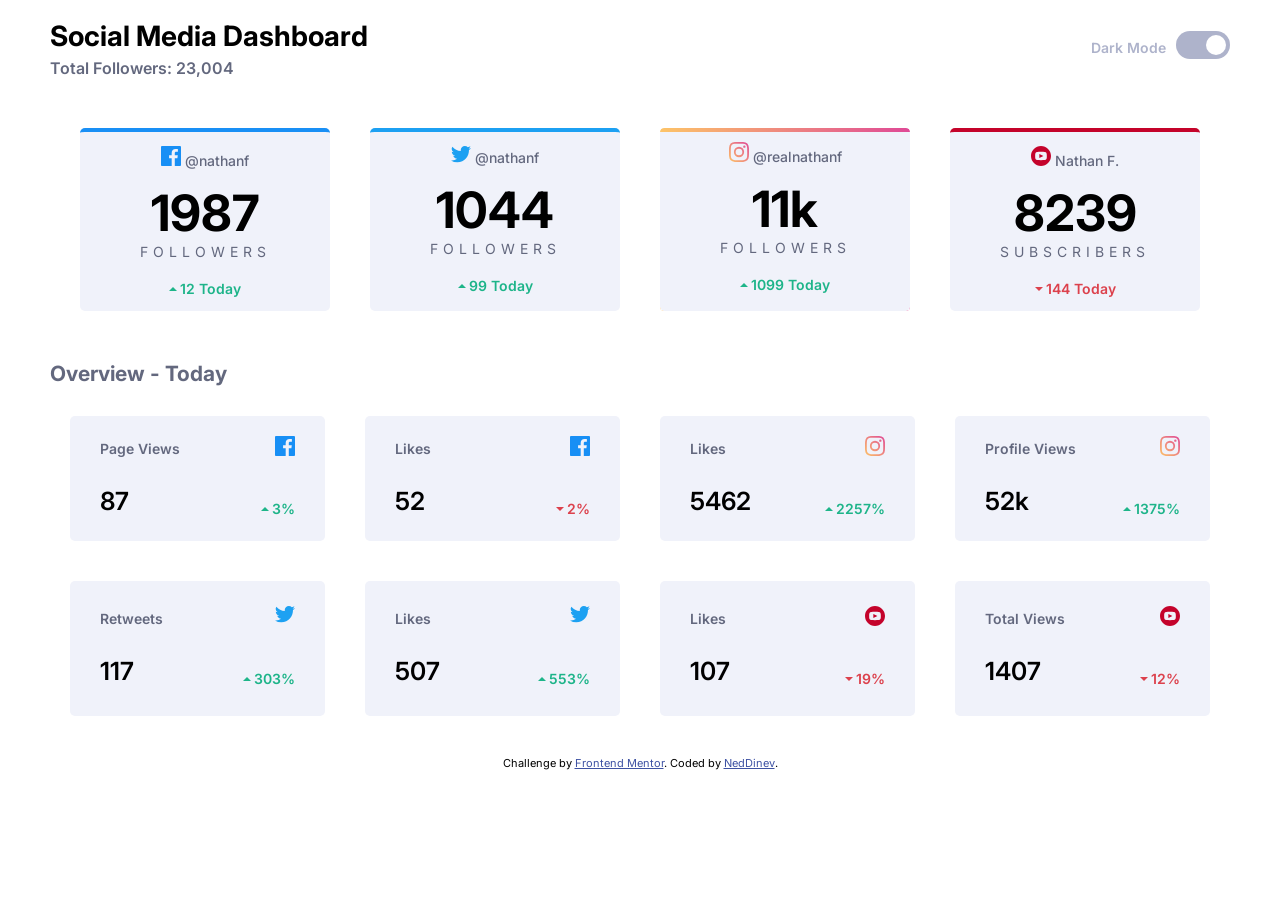
<file: social-media-dashboard-with-theme-switcher-master/index.html>
<!DOCTYPE html>
<html lang="en">
  <head>
    <meta charset="UTF-8" />
    <meta name="viewport" content="width=device-width, initial-scale=1.0" />
    <!-- displays site properly based on user's device -->
    <link rel="stylesheet" href="style.css" />
    <link rel="stylesheet" href="responsive.css" />
    <link
      rel="icon"
      type="image/png"
      sizes="32x32"
      href="./images/favicon-32x32.png"
    />

    <title>
      Frontend Mentor | Social media dashboard withtheme switcher master
    </title>
  </head>
  <body>
    <header>
      <div class="heading-wrapper">
        <h1>Social Media Dashboard</h1>
        <h3>Total Followers: 23,004</h3>
      </div>
      <hr />
      <div class="dark-mode-switch">
        <p>Dark Mode</p>
        <label class="switch">
          <input
            id="dark-mode-toggle"
            type="checkbox"
            onClick="darkModeToggle()"
            checked
          />
          <span class="slider round"></span>
        </label>
      </div>
    </header>
    <main>
      <div class="wrapper-1">
        <div class="card card-facebook">
          <h3 class="card-username">
            <img
              src="./images/icon-facebook.svg"
              alt="Facebook"
              class="card-icon"
            />
            @nathanf
          </h3>
          <p class="card-number">1987</p>
          <p class="card-text">Followers</p>
          <p class="card-daily-count green">
            <img class="green-up" src="./images/icon-up.svg" alt="up" />12 Today
          </p>
        </div>
        <div class="card card-twitter">
          <h3 class="card-username">
            <img
              src="./images/icon-twitter.svg"
              alt="Twitter"
              class="card-icon"
            />
            @nathanf
          </h3>
          <p class="card-number">1044</p>
          <p class="card-text">Followers</p>
          <p class="card-daily-count green">
            <img class="green-up" src="./images/icon-up.svg" alt="up" />99 Today
          </p>
        </div>
        <div class="card card-instagram">
          <h3 class="card-username">
            <img
              src="./images/icon-instagram.svg"
              alt="Instagram"
              class="card-icon"
            />
            @realnathanf
          </h3>
          <p class="card-number">11k</p>
          <p class="card-text">Followers</p>
          <p class="card-daily-count green">
            <img class="green-up" src="./images/icon-up.svg" alt="up" />1099
            Today
          </p>
        </div>
        <div class="card card-youtube">
          <h3 class="card-username">
            <img
              src="./images/icon-youtube.svg"
              alt="youtube"
              class="card-icon"
            />
            Nathan F.
          </h3>
          <p class="card-number">8239</p>
          <p class="card-text">Subscribers</p>
          <p class="card-daily-count red">
            <img class="red-down" src="./images/icon-down.svg" alt="down" />144
            Today
          </p>
        </div>
      </div>
      <h2 class="gray-to-white">Overview - Today</h2>
      <div class="wrapper-2">
        <div class="row-1">
          <div class="card">
            <p class="card-text">Page Views</p>
            <img
              src="./images/icon-facebook.svg"
              alt="Facebook"
              class="card-icon"
            />
            <div class="inline-box">
              <p class="card-number">87</p>

              <p class="card-daily-count green">
                <img class="green-up" src="./images/icon-up.svg" alt="up" />3%
              </p>
            </div>
          </div>
          <div class="card">
            <p class="card-text">Likes</p>
            <img
              src="./images/icon-facebook.svg"
              alt="Facebook"
              class="card-icon"
            />
            <div class="inline-box">
              <p class="card-number">52</p>

              <p class="card-daily-count red">
                <img
                  class="red-down"
                  src="./images/icon-down.svg"
                  alt="down"
                />2%
              </p>
            </div>
          </div>
          <div class="card">
            <p class="card-text">Likes</p>
            <img
              src="./images/icon-instagram.svg"
              alt="Instagram"
              class="card-icon"
            />
            <div class="inline-box">
              <p class="card-number">5462</p>

              <p class="card-daily-count green">
                <img
                  class="green-up"
                  src="./images/icon-up.svg"
                  alt="up"
                />2257%
              </p>
            </div>
          </div>
          <div class="card">
            <p class="card-text">Profile Views</p>
            <img
              src="./images/icon-instagram.svg"
              alt="Instagram"
              class="card-icon"
            />
            <div class="inline-box">
              <p class="card-number">52k</p>

              <p class="card-daily-count green">
                <img
                  class="green-up"
                  src="./images/icon-up.svg"
                  alt="up"
                />1375%
              </p>
            </div>
          </div>
        </div>
        <div class="row-2">
          <div class="card">
            <p class="card-text">Retweets</p>
            <img
              src="./images/icon-twitter.svg"
              alt="Twitter"
              class="card-icon"
            />
            <div class="inline-box">
              <p class="card-number">117</p>

              <p class="card-daily-count green">
                <img class="green-up" src="./images/icon-up.svg" alt="up" />303%
              </p>
            </div>
          </div>
          <div class="card">
            <p class="card-text">Likes</p>
            <img
              src="./images/icon-twitter.svg"
              alt="Twitter"
              class="card-icon"
            />
            <div class="inline-box">
              <p class="card-number">507</p>

              <p class="card-daily-count green">
                <img class="green-up" src="./images/icon-up.svg" alt="up" />553%
              </p>
            </div>
          </div>
          <div class="card">
            <p class="card-text">Likes</p>
            <img
              src="./images/icon-youtube.svg"
              alt="Youtube"
              class="card-icon"
            />
            <div class="inline-box">
              <p class="card-number">107</p>

              <p class="card-daily-count red">
                <img
                  class="red-down"
                  src="./images/icon-down.svg"
                  alt="down"
                />19%
              </p>
            </div>
          </div>
          <div class="card">
            <p class="card-text">Total Views</p>
            <img
              src="./images/icon-youtube.svg"
              alt="Youtube"
              class="card-icon"
            />
            <div class="inline-box">
              <p class="card-number">1407</p>

              <p class="card-daily-count red">
                <img
                  class="red-down"
                  src="./images/icon-down.svg"
                  alt="down"
                />12%
              </p>
            </div>
          </div>
        </div>
      </div>
    </main>
    <div class="attribution">
      Challenge by
      <a href="https://www.frontendmentor.io?ref=challenge" target="_blank"
        >Frontend Mentor</a
      >. Coded by <a href="https://www.github.com/NedDinev">NedDinev</a>.
    </div>
    <script type="text/javascript" src="script.js" defer></script>
  </body>
</html>
</file>
<file: social-media-dashboard-with-theme-switcher-master/style.css>
@import url("https://fonts.googleapis.com/css2?family=Inter:wght@100;200;300;400;500;600;700;800;900&display=swap");
body {
  font-family: "Inter", sans-serif;
  font-size: 14px;
  font-weight: 400, 700;
  margin: 0;
  padding: 0;
  background-color: white;
}

.attribution {
  font-size: 11px;
  text-align: center;
}

.attribution a {
  color: #3e52a3;
}

header {
  display: -webkit-box;
  display: -ms-flexbox;
  display: flex;
  -webkit-box-pack: justify;
      -ms-flex-pack: justify;
          justify-content: space-between;
  padding: 0 50px;
  margin-bottom: 30px;
  /* Rounded sliders */
}

header hr {
  display: none;
}

header .heading-wrapper {
  display: inline-block;
}

header .heading-wrapper h1 {
  margin-bottom: 5px;
}

header .heading-wrapper h3 {
  color: #63687e;
  font-size: 16px;
  font-weight: 600;
  margin: 0;
}

header .dark-mode-switch {
  display: -webkit-box;
  display: -ms-flexbox;
  display: flex;
  margin-top: 25px;
}

header .dark-mode-switch p {
  color: #aeb3cb;
  font-weight: 600;
}

header .switch {
  position: relative;
  display: inline-block;
  width: 54px;
  height: 28px;
  margin-top: 6px;
  margin-left: 10px;
}

header .switch input {
  opacity: 0;
  width: 0;
  height: 0;
}

header .slider {
  position: absolute;
  cursor: pointer;
  top: 0;
  left: 0;
  right: 0;
  bottom: 0;
  background: linear-gradient(232deg, #378fe6 0%, #3eda82 70%);
}

header .slider:before {
  position: absolute;
  content: "";
  height: 20px;
  width: 20px;
  left: 4px;
  bottom: 4px;
  background: #252a41;
  -webkit-transition: 0.4s;
  transition: 0.4s;
}

header input:checked + .slider {
  background: #aeb3cb;
}

header input:hover + .slider {
  background: linear-gradient(232deg, #378fe6 0%, #3eda82 70%);
}

header input:checked + .slider:before {
  background: white;
}

header input:checked + .slider:before {
  -webkit-transform: translateX(26px);
          transform: translateX(26px);
}

header .slider.round {
  border-radius: 34px;
}

header .slider.round:before {
  border-radius: 50%;
}

main {
  padding: 20px 50px;
}

main h2 {
  margin: 10px 0;
  color: #63687e;
}

main .green-up,
main .red-down {
  margin-bottom: 3px;
  margin-right: 3px;
}

main .green {
  color: #1db489;
}

main .red {
  color: #dc414c;
}

main .wrapper-1 {
  display: -webkit-box;
  display: -ms-flexbox;
  display: flex;
  -webkit-box-pack: center;
      -ms-flex-pack: center;
          justify-content: center;
  margin-bottom: 50px;
}

main .wrapper-1 .card-facebook {
  border-top: 4px solid #198ff5;
}

main .wrapper-1 .card-twitter {
  border-top: 4px solid #1ca0f2;
}

main .wrapper-1 .card-youtube {
  border-top: 4px solid #c4032a;
}

main .wrapper-1 .card {
  width: 250px;
  text-align: center;
  background-color: #f0f2fa;
  border-radius: 5px;
  margin: 0 20px;
}

main .wrapper-1 .card .card-username {
  font-size: 14px;
  font-weight: 500;
  color: #63687e;
}

main .wrapper-1 .card .card-number {
  font-size: 50px;
  font-weight: 700;
  margin: 0;
}

main .wrapper-1 .card .card-text {
  text-transform: uppercase;
  letter-spacing: 5px;
  color: #63687e;
  margin: 0 0 20px 0;
}

main .wrapper-1 .card .card-daily-count {
  font-weight: 600;
}

main .wrapper-1 .card:hover {
  -webkit-filter: brightness(90%);
          filter: brightness(90%);
  cursor: pointer;
}

main .wrapper-1 .card-instagram {
  position: relative;
}

main .wrapper-1 .card-instagram::before {
  content: "";
  position: absolute;
  top: 0;
  left: 0;
  right: 0;
  bottom: 0;
  border-radius: 4px;
  padding: 4px 0px 0px 0px;
  background: -webkit-gradient(linear, left top, right top, from(#fdc468), to(#df4996));
  background: linear-gradient(to right, #fdc468, #df4996);
  -webkit-mask: -webkit-gradient(linear, left top, left bottom, color-stop(0, #fff)) content-box, -webkit-gradient(linear, left top, left bottom, color-stop(0, #fff));
  -webkit-mask: linear-gradient(#fff 0 0) content-box, linear-gradient(#fff 0 0);
          mask: -webkit-gradient(linear, left top, left bottom, color-stop(0, #fff)) content-box, -webkit-gradient(linear, left top, left bottom, color-stop(0, #fff));
          mask: linear-gradient(#fff 0 0) content-box, linear-gradient(#fff 0 0);
  -webkit-mask-composite: xor;
          mask-composite: xor;
  -webkit-mask-composite: exclude;
          mask-composite: exclude;
}

main .wrapper-2 .card-daily-count {
  font-weight: 600;
  display: block;
  float: right;
}

main .wrapper-2 .inline-box {
  margin-top: 15px;
}

main .wrapper-2 .card-icon {
  display: block;
  float: right;
  margin-top: 10px;
}

main .wrapper-2 .row-1 {
  display: -webkit-box;
  display: -ms-flexbox;
  display: flex;
  -webkit-box-orient: horizontal;
  -webkit-box-direction: normal;
      -ms-flex-direction: row;
          flex-direction: row;
  -webkit-box-pack: center;
      -ms-flex-pack: center;
          justify-content: center;
}

main .wrapper-2 .row-1 .card {
  padding: 10px 30px;
  background-color: #f0f2fa;
  border-radius: 5px;
  margin: 20px;
  width: 300px;
}

main .wrapper-2 .row-1 .card .card-text {
  display: inline-block;
  font-weight: 600;
  color: #63687e;
}

main .wrapper-2 .row-1 .card .card-number {
  font-size: 25px;
  font-weight: 600;
  display: inline-block;
  margin: 0;
}

main .wrapper-2 .row-1 .card:hover {
  -webkit-filter: brightness(90%);
          filter: brightness(90%);
  cursor: pointer;
}

main .wrapper-2 .row-2 {
  display: -webkit-box;
  display: -ms-flexbox;
  display: flex;
  -webkit-box-orient: horizontal;
  -webkit-box-direction: normal;
      -ms-flex-direction: row;
          flex-direction: row;
  -webkit-box-pack: center;
      -ms-flex-pack: center;
          justify-content: center;
}

main .wrapper-2 .row-2 .card {
  padding: 15px 30px;
  background-color: #f0f2fa;
  border-radius: 5px;
  margin: 20px;
  width: 300px;
}

main .wrapper-2 .row-2 .card .card-text {
  display: inline-block;
  font-weight: 600;
  color: #63687e;
}

main .wrapper-2 .row-2 .card .card-number {
  font-size: 25px;
  font-weight: 600;
  display: inline-block;
  margin: 0;
}

main .wrapper-2 .row-2 .card:hover {
  -webkit-filter: brightness(90%);
          filter: brightness(90%);
  cursor: pointer;
}

.dark-mode-body {
  background-color: #1e202a;
  color: white;
}
/*# sourceMappingURL=style.css.map */
</file>
<file: social-media-dashboard-with-theme-switcher-master/responsive.css>
@media only screen and (max-width: 1010px) {
  header {
    padding: 0 30px;
  }
  main {
    padding: 20px 30px;
  }
  main .wrapper-1 .card {
    margin: 0 10px;
  }
  main .wrapper-2 .row-1 .card {
    margin: 10px;
    padding: 8px 15px;
  }
  main .wrapper-2 .row-2 .card {
    margin: 10px;
    padding: 8px 15px;
  }
}
@media only screen and (max-width: 768px) {
  header {
    display: flex;
    flex-direction: column;
    margin-bottom: 0;
  }
  header .heading-wrapper {
    margin-bottom: 15px;
  }
  header hr {
    display: unset;
    width: 100%;
  }
  header .dark-mode-switch {
    display: inline-block;
    margin-top: 5px;
  }
  header .dark-mode-switch p {
    display: inline-block;
  }
  header .switch {
    float: right;
  }
  main .wrapper-1 {
    flex-direction: column;
  }
  main .wrapper-1 .card {
    margin: 10px auto;
    width: 60%;
  }
  main .wrapper-2 .row-1 {
    flex-direction: column;
  }
  main .wrapper-2 .row-2 {
    flex-direction: column;
  }
  main .wrapper-2 .row-1 .card {
    margin: 10px auto;
    width: 55%;
  }
  main .wrapper-2 .row-2 .card {
    margin: 10px auto;
    width: 55%;
  }
}
@media only screen and (max-width: 570px) {
  main .wrapper-1 .card {
    width: 80%;
  }
  main .wrapper-2 .row-1 .card {
    width: 75%;
  }
  main .wrapper-2 .row-2 .card {
    width: 75%;
  }
}
@media only screen and (max-width: 450px) {
  header .heading-wrapper h1 {
    font-size: 6vw;
  }
  header .heading-wrapper h3 {
    font-size: 4vw;
  }
  header .dark-mode-switch {
    font-size: 4vw;
  }
  main .wrapper-1 .card {
    width: 100%;
  }
  main .wrapper-2 .row-1 .card {
    width: 90%;
  }
  main .wrapper-2 .row-2 .card {
    width: 90%;
  }
}
</file>
